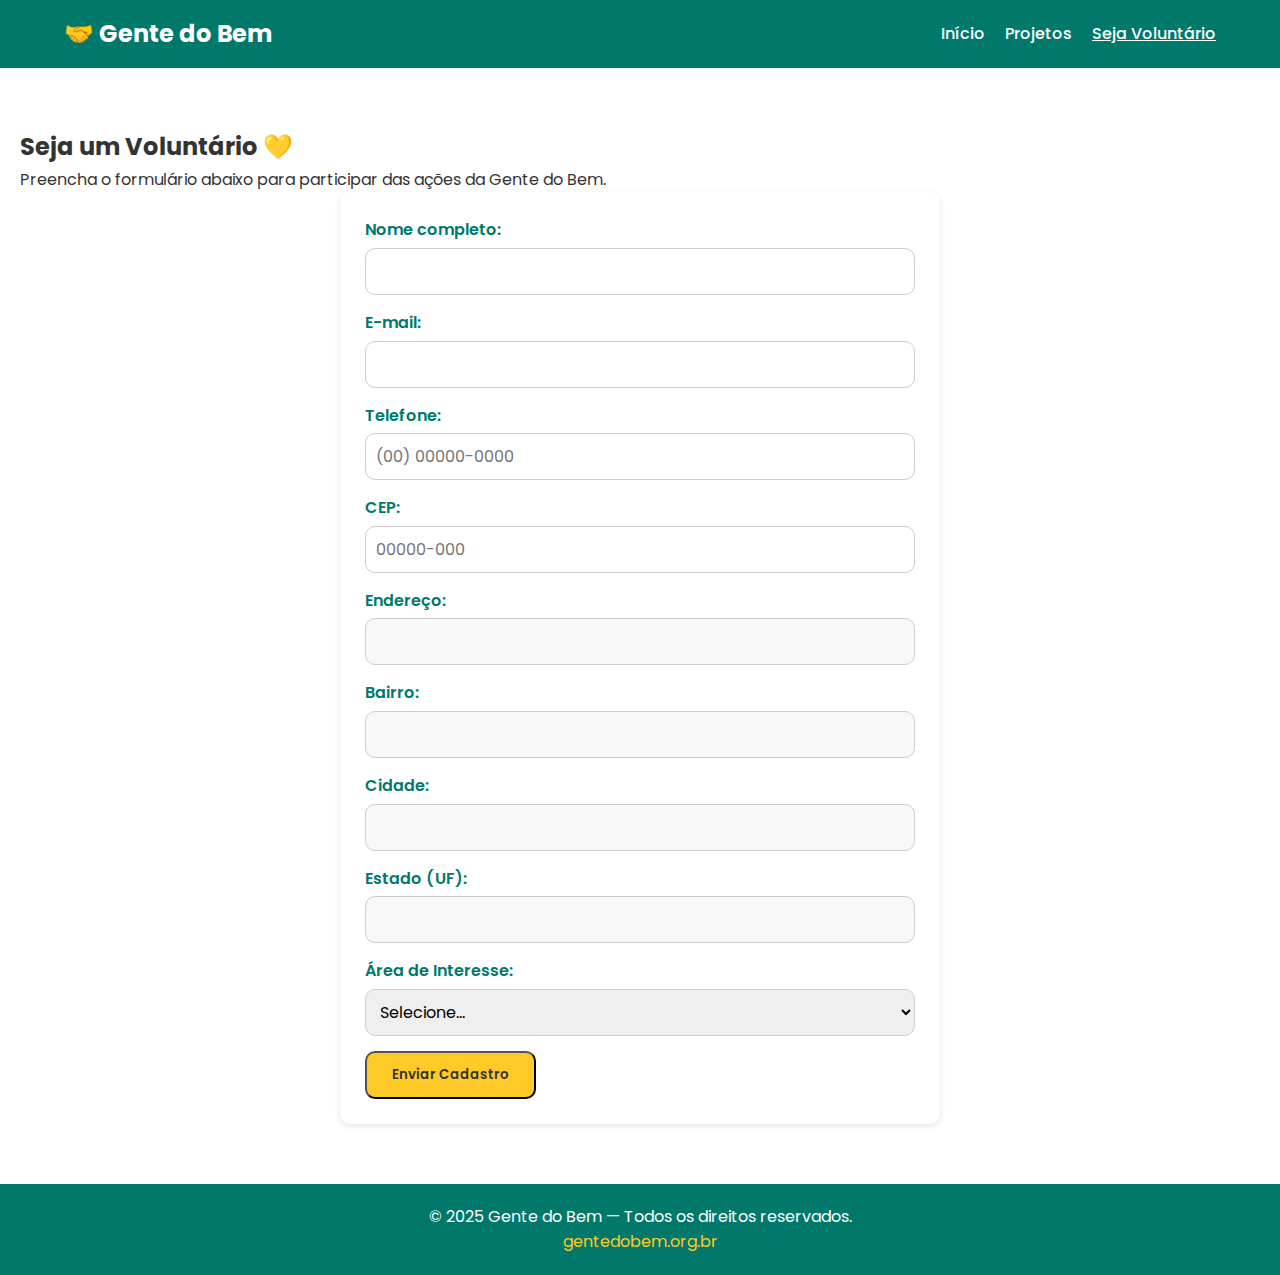
<file: cadastro.html>
<!DOCTYPE html>
<html lang="pt-BR">
<head>
  <meta charset="UTF-8">
  <meta name="viewport" content="width=device-width, initial-scale=1.0">
  <meta name="description" content="Cadastro de voluntários - Gente do Bem">
  <title>Seja Voluntário | Gente do Bem</title>

  <link rel="stylesheet" href="css/styles.css">
  <link href="https://fonts.googleapis.com/css2?family=Poppins:wght@400;600&display=swap" rel="stylesheet">
</head>

<body>
  <!-- Cabeçalho -->
  <header>
    <div class="container">
      <h1>🤝 Gente do Bem</h1>
      <nav>
        <ul>
          <li><a href="index.html">Início</a></li>
          <li><a href="projetos.html">Projetos</a></li>
          <li><a href="cadastro.html" class="active">Seja Voluntário</a></li>
        </ul>
      </nav>
    </div>
  </header>

  <!-- Seção de cadastro -->
  <section class="cadastro">
    <div class="container">
      <h2>Seja um Voluntário 💛</h2>
      <p>Preencha o formulário abaixo para participar das ações da Gente do Bem.</p>

      <form id="formCadastro">
        <div class="form-group">
          <label for="nome">Nome completo:</label>
          <input type="text" id="nome" name="nome" required>
        </div>

        <div class="form-group">
          <label for="email">E-mail:</label>
          <input type="email" id="email" name="email" required>
        </div>

        <div class="form-group">
          <label for="telefone">Telefone:</label>
          <input type="tel" id="telefone" name="telefone" placeholder="(00) 00000-0000" required>
        </div>

        <div class="form-group">
          <label for="cep">CEP:</label>
          <input type="text" id="cep" name="cep" placeholder="00000-000" maxlength="9" required>
        </div>

        <div class="form-group">
          <label for="endereco">Endereço:</label>
          <input type="text" id="endereco" name="endereco" readonly>
        </div>

        <div class="form-group">
          <label for="bairro">Bairro:</label>
          <input type="text" id="bairro" name="bairro" readonly>
        </div>

        <div class="form-group">
          <label for="cidade">Cidade:</label>
          <input type="text" id="cidade" name="cidade" readonly>
        </div>

        <div class="form-group">
          <label for="uf">Estado (UF):</label>
          <input type="text" id="uf" name="uf" readonly>
        </div>

        <div class="form-group">
          <label for="interesse">Área de Interesse:</label>
          <select id="interesse" name="interesse" required>
            <option value="">Selecione...</option>
            <option value="comunitario">Ações Comunitárias</option>
            <option value="educacao">Educação e Cultura</option>
            <option value="meioambiente">Meio Ambiente</option>
          </select>
        </div>

        <button type="submit" class="btn">Enviar Cadastro</button>
      </form>

      <p id="mensagemSucesso" class="mensagem-sucesso" style="display:none;">
        ✅ Cadastro enviado com sucesso! Em breve entraremos em contato.
      </p>
    </div>
  </section>

  <!-- Rodapé -->
  <footer>
    <div class="container">
      <p>© 2025 Gente do Bem — Todos os direitos reservados.</p>
      <p><a href="https://gentedobem.org.br" target="_blank">gentedobem.org.br</a></p>
    </div>
  </footer>

  <!-- JS -->
  <script src="js/scripts.js"></script>
</body>
</html>
</file>
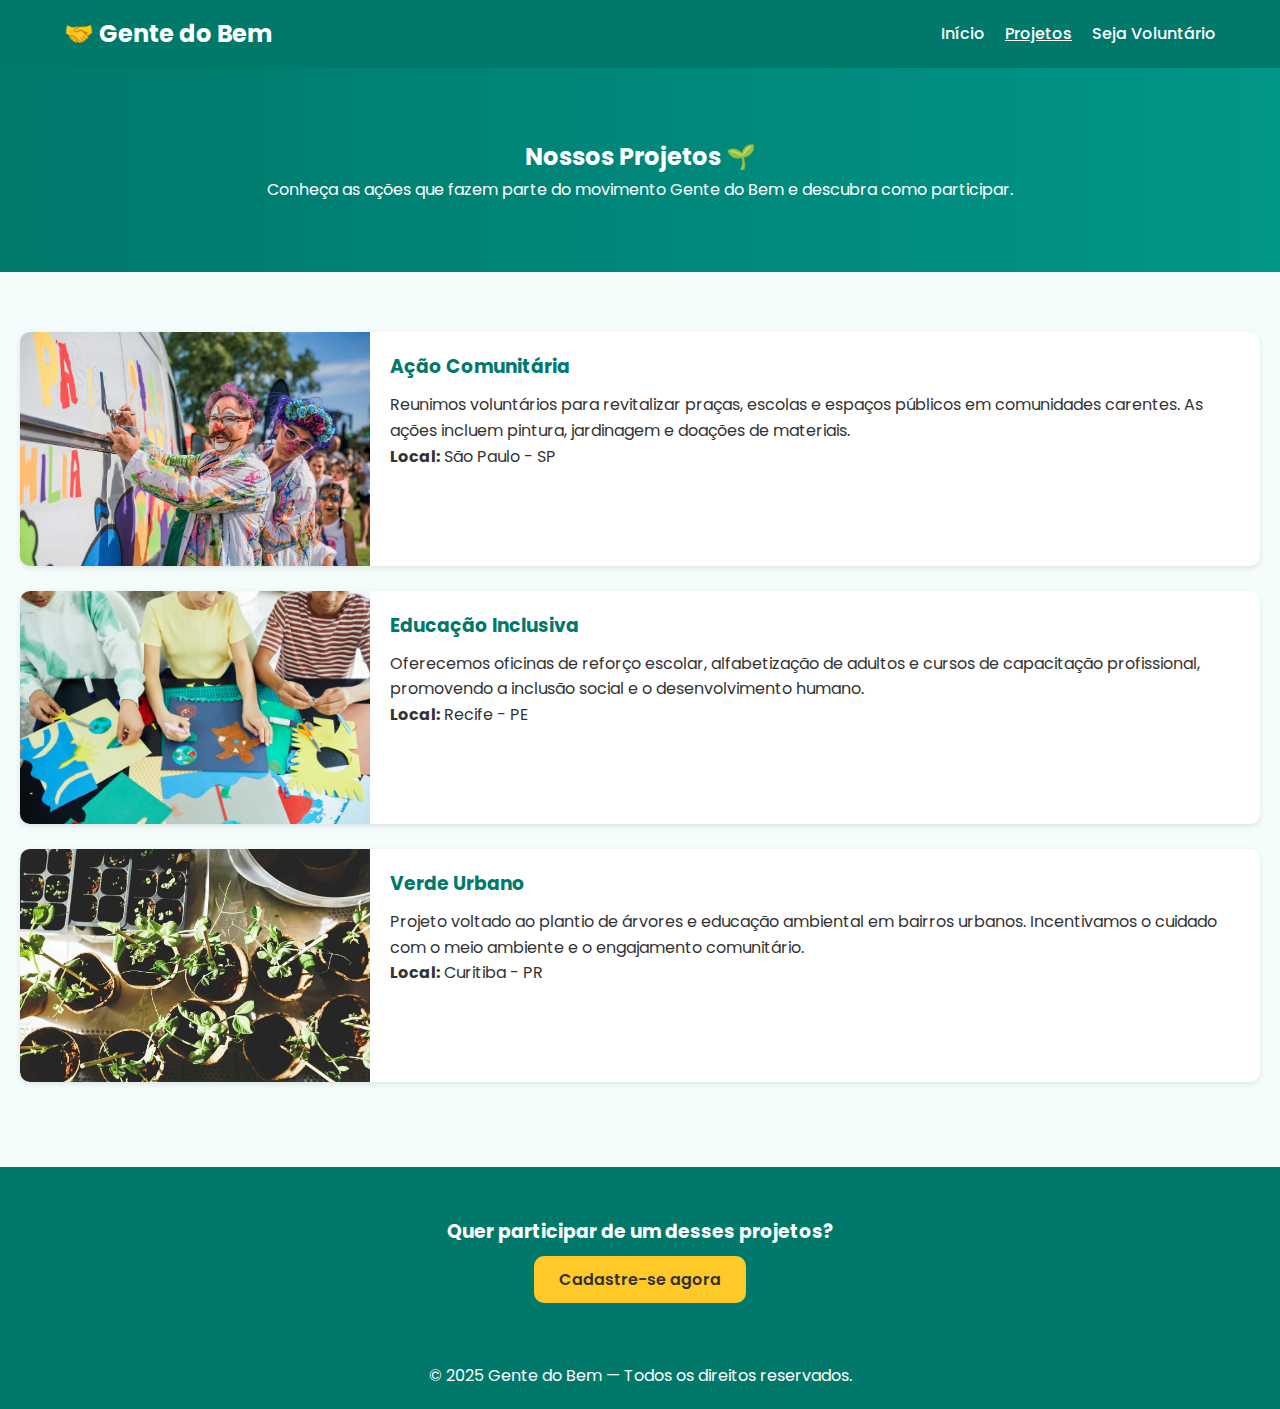
<file: projetos.html>
<!DOCTYPE html>
<html lang="pt-BR">
<head>
  <meta charset="UTF-8">
  <meta name="viewport" content="width=device-width, initial-scale=1.0">
  <meta name="description" content="Projetos sociais da Gente do Bem - gentedobem.org.br">
  <title>Projetos | Gente do Bem</title>

  <link rel="stylesheet" href="css/styles.css">
  <link href="https://fonts.googleapis.com/css2?family=Poppins:wght@400;600&display=swap" rel="stylesheet">
</head>

<body>
  <!-- Cabeçalho -->
  <header>
    <div class="container">
      <h1>🤝 Gente do Bem</h1>
      <nav>
        <ul>
          <li><a href="index.html">Início</a></li>
          <li><a href="projetos.html" class="active">Projetos</a></li>
          <li><a href="cadastro.html">Seja Voluntário</a></li>
        </ul>
      </nav>
    </div>
  </header>

  <!-- Banner -->
  <section class="banner projetos-banner">
    <div class="container">
      <h2>Nossos Projetos 🌱</h2>
      <p>Conheça as ações que fazem parte do movimento Gente do Bem e descubra como participar.</p>
    </div>
  </section>

  <!-- Lista de Projetos -->
  <section class="projetos">
    <div class="container">
      <div class="projeto">
        <img src="assets/img/acoes-gente-do-bem.jpg" alt="Ação Comunitária">
        <div class="texto">
          <h3>Ação Comunitária</h3>
          <p>
            Reunimos voluntários para revitalizar praças, escolas e espaços públicos em comunidades carentes.
            As ações incluem pintura, jardinagem e doações de materiais.
          </p>
          <p><strong>Local:</strong> São Paulo - SP</p>
        </div>
      </div>

      <div class="projeto">
        <img src="assets/img/oficinas-escolares-gente-do-bem.jpg" alt="Educação Inclusiva">
        <div class="texto">
          <h3>Educação Inclusiva</h3>
          <p>
            Oferecemos oficinas de reforço escolar, alfabetização de adultos e cursos de capacitação profissional,
            promovendo a inclusão social e o desenvolvimento humano.
          </p>
          <p><strong>Local:</strong> Recife - PE</p>
        </div>
      </div>

      <div class="projeto">
        <img src="assets/img/mudinhas-gente-do-bem.jpg" alt="Verde Urbano">
        <div class="texto">
          <h3>Verde Urbano</h3>
          <p>
            Projeto voltado ao plantio de árvores e educação ambiental em bairros urbanos.
            Incentivamos o cuidado com o meio ambiente e o engajamento comunitário.
          </p>
          <p><strong>Local:</strong> Curitiba - PR</p>
        </div>
      </div>
    </div>
  </section>

  <!-- Chamada para Ação -->
  <section class="cta">
    <div class="container">
      <h3>Quer participar de um desses projetos?</h3>
      <a href="cadastro.html" class="btn">Cadastre-se agora</a>
    </div>
  </section>

  <!-- Rodapé -->
  <footer>
    <div class="container">
      <p>© 2025 Gente do Bem — Todos os direitos reservados.</p>
    </div>
  </footer>

  <script src="js/scripts.js"></script>
</body>
</html>
</file>
<file: css/styles.css>
/* === Gente do Bem - gentedobem.org.br === */
/* Estilos gerais e layout responsivo */

:root {
  --cor-principal: #00796b;
  --cor-secundaria: #009688;
  --cor-clara: #f4fdfc;
  --cor-texto: #333;
  --cor-fundo: #ffffff;
  --cor-destaque: #ffca28;
  --radius: 10px;
}

* {
  margin: 0;
  padding: 0;
  box-sizing: border-box;
  font-family: "Poppins", sans-serif;
}

body {
  background-color: var(--cor-clara);
  color: var(--cor-texto);
  line-height: 1.6;
}

/* === Cabeçalho === */
header {
  background-color: var(--cor-principal);
  color: white;
  padding: 15px 0;
}

header .container {
  width: 90%;
  margin: 0 auto;
  display: flex;
  justify-content: space-between;
  align-items: center;
  flex-wrap: wrap;
}

header h1 {
  font-size: 1.5rem;
}

nav ul {
  list-style: none;
  display: flex;
  gap: 20px;
}

nav a {
  color: white;
  text-decoration: none;
  font-weight: 500;
  transition: 0.3s;
}

nav a:hover,
nav a.active {
  text-decoration: underline;
}

/* === Hero (destaque inicial) === */
.hero {
  background: linear-gradient(to right, var(--cor-principal), var(--cor-secundaria));
  color: white;
  text-align: center;
  padding: 100px 20px;
}

.hero h2 {
  font-size: 2.2rem;
  margin-bottom: 15px;
}

.hero p {
  max-width: 600px;
  margin: 0 auto 25px;
  font-size: 1.1rem;
}

.btn {
  background-color: var(--cor-destaque);
  color: #333;
  padding: 12px 25px;
  border-radius: var(--radius);
  text-decoration: none;
  font-weight: 600;
  transition: 0.3s;
}

.btn:hover {
  background-color: #ffd95b;
}

/* === Seção: Quem Somos / Sobre === */
.about {
  background-color: var(--cor-fundo);
  padding: 60px 20px;
  text-align: center;
}

.about h3 {
  color: var(--cor-principal);
  font-size: 1.8rem;
  margin-bottom: 20px;
}

.about p {
  max-width: 700px;
  margin: 0 auto;
  font-size: 1rem;
}

/* === Cards (Como Atuamos) === */
.highlights {
  background-color: var(--cor-clara);
  padding: 60px 20px;
  text-align: center;
}

.cards {
  display: grid;
  grid-template-columns: repeat(auto-fit, minmax(250px, 1fr));
  gap: 25px;
  margin-top: 30px;
}

.card {
  background-color: white;
  border-radius: var(--radius);
  box-shadow: 0 2px 6px rgba(0,0,0,0.1);
  overflow: hidden;
  transition: 0.3s;
}

.card img {
  width: 100%;
  height: 180px;
  object-fit: cover;
}

.card:hover {
  transform: translateY(-5px);
}

.card h4 {
  color: var(--cor-principal);
  margin: 15px 0 10px;
}

.card p {
  padding: 0 15px 20px;
  font-size: 0.95rem;
}

/* === Página Projetos === */
.banner {
  background: linear-gradient(to right, var(--cor-principal), var(--cor-secundaria));
  color: white;
  text-align: center;
  padding: 70px 20px;
}

.projetos {
  padding: 60px 20px;
}

.projeto {
  display: flex;
  flex-wrap: wrap;
  background-color: white;
  border-radius: var(--radius);
  margin-bottom: 25px;
  box-shadow: 0 2px 6px rgba(0,0,0,0.1);
  overflow: hidden;
}

.projeto img {
  width: 100%;
  max-width: 350px;
  object-fit: cover;
}

.projeto .texto {
  padding: 20px;
  flex: 1;
}

.projeto h3 {
  color: var(--cor-principal);
  margin-bottom: 10px;
}

/* === Seção CTA === */
.cta {
  background-color: var(--cor-principal);
  color: white;
  text-align: center;
  padding: 50px 20px;
}

.cta h3 {
  margin-bottom: 20px;
}

/* === Formulário (Cadastro) === */
.cadastro {
  padding: 60px 20px;
  background-color: var(--cor-fundo);
}

.cadastro form {
  max-width: 600px;
  margin: 0 auto;
  background-color: white;
  padding: 25px;
  border-radius: var(--radius);
  box-shadow: 0 2px 6px rgba(0,0,0,0.1);
}

.form-group {
  margin-bottom: 15px;
}

.form-group label {
  display: block;
  font-weight: 600;
  margin-bottom: 5px;
  color: var(--cor-principal);
}

.form-group input,
.form-group select {
  width: 100%;
  padding: 10px;
  border-radius: var(--radius);
  border: 1px solid #ccc;
  font-size: 1rem;
}

.form-group input[readonly] {
  background-color: #f8f8f8;
}

/* === Mensagem de sucesso === */
.mensagem-sucesso {
  text-align: center;
  margin-top: 20px;
  color: var(--cor-principal);
  font-weight: 600;
}

/* === Rodapé === */
footer {
  background-color: var(--cor-principal);
  color: white;
  text-align: center;
  padding: 20px 10px;
}

footer a {
  color: var(--cor-destaque);
  text-decoration: none;
}

footer a:hover {
  text-decoration: underline;
}

/* === Responsividade === */
@media (max-width: 768px) {
  .hero h2 {
    font-size: 1.8rem;
  }

  .container {
    width: 95%;
  }

  .projeto {
    flex-direction: column;
  }

  header .container {
    flex-direction: column;
    text-align: center;
  }

  nav ul {
    flex-direction: column;
    gap: 10px;
    margin-top: 10px;
  }
}
</file>
